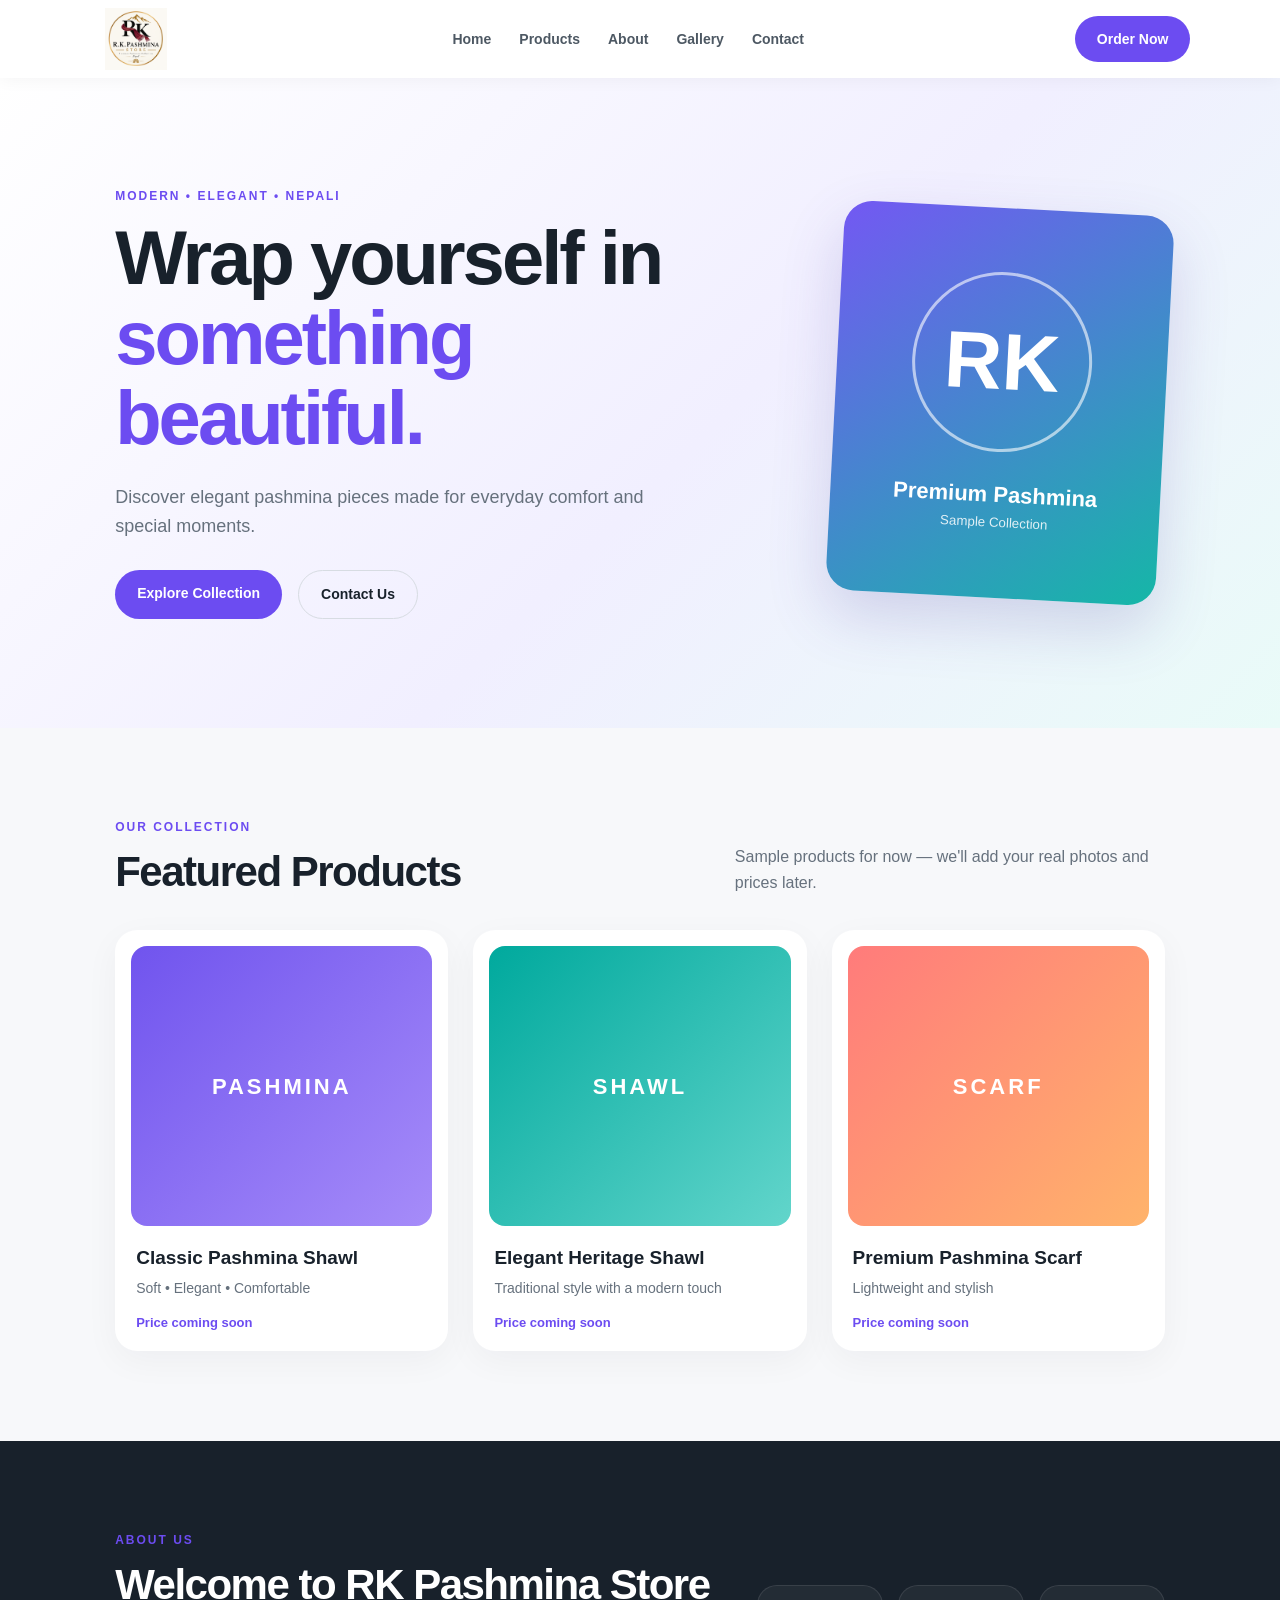
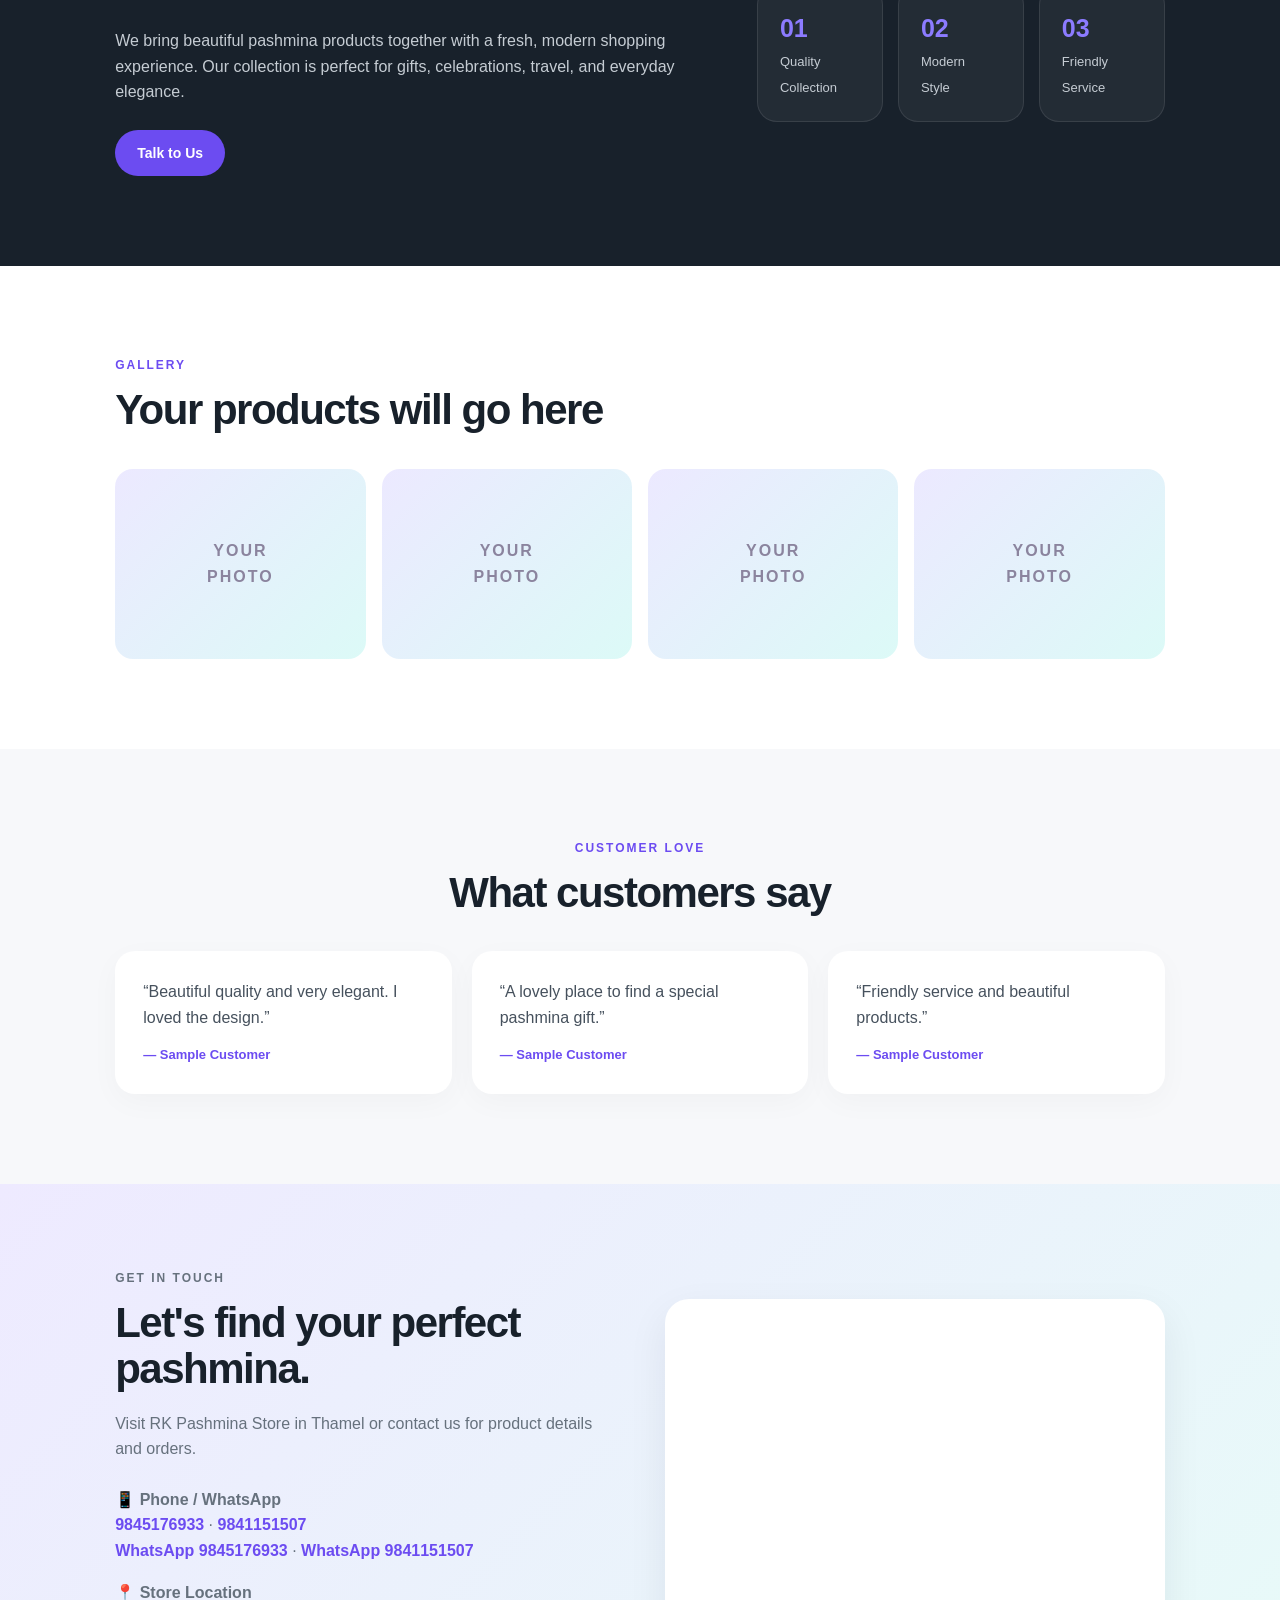
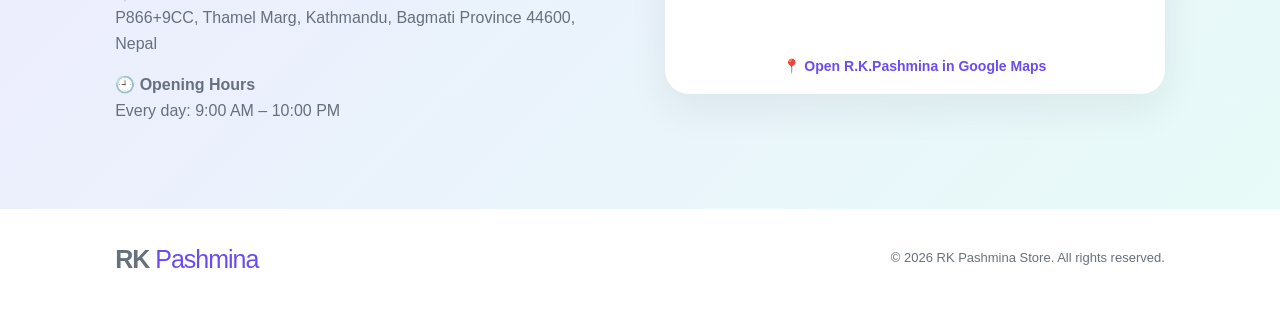
<file: index.html>
<!DOCTYPE html>
<html lang="en">
<head>
  <meta charset="UTF-8">
  <meta name="viewport" content="width=device-width, initial-scale=1.0">
  <title>RK Pashmina Store</title>
  <link rel="stylesheet" href="style.css">
</head>
<body>
  <header class="navbar">
    <a class="logo logo-image" href="#home"><img src="rk-pashmina-logo.png" alt="RK Pashmina Store logo"></a>
    <button class="menu-toggle" aria-label="Open menu" aria-expanded="false">☰</button>
    <nav>
      <a href="#home">Home</a>
      <a href="#products">Products</a>
      <a href="#about">About</a>
      <a href="#gallery">Gallery</a>
      <a href="#contact">Contact</a>
    </nav>
    <a class="nav-btn" href="#contact">Order Now</a>
  </header>

  <main>
    <section id="home" class="hero">
      <div class="hero-text">
        <p class="tag">MODERN • ELEGANT • NEPALI</p>
        <h1>Wrap yourself in<br><span>something beautiful.</span></h1>
        <p>Discover elegant pashmina pieces made for everyday comfort and special moments.</p>
        <div class="buttons">
          <a class="btn primary" href="#products">Explore Collection</a>
          <a class="btn secondary" href="#contact">Contact Us</a>
        </div>
      </div>
      <div class="hero-card">
        <div class="fabric">RK</div>
        <p>Premium Pashmina</p>
        <small>Sample Collection</small>
      </div>
    </section>

    <section id="products" class="section">
      <div class="section-head">
        <div>
          <p class="tag">OUR COLLECTION</p>
          <h2>Featured Products</h2>
        </div>
        <p>Sample products for now — we'll add your real photos and prices later.</p>
      </div>
      <div class="products">
        <article class="product"><div class="product-img img1">PASHMINA</div><h3>Classic Pashmina Shawl</h3><p>Soft • Elegant • Comfortable</p><strong>Price coming soon</strong></article>
        <article class="product"><div class="product-img img2">SHAWL</div><h3>Elegant Heritage Shawl</h3><p>Traditional style with a modern touch</p><strong>Price coming soon</strong></article>
        <article class="product"><div class="product-img img3">SCARF</div><h3>Premium Pashmina Scarf</h3><p>Lightweight and stylish</p><strong>Price coming soon</strong></article>
      </div>
    </section>

    <section id="about" class="about">
      <div class="about-box">
        <p class="tag">ABOUT US</p>
        <h2>Welcome to RK Pashmina Store</h2>
        <p>We bring beautiful pashmina products together with a fresh, modern shopping experience. Our collection is perfect for gifts, celebrations, travel, and everyday elegance.</p>
        <a class="btn primary" href="#contact">Talk to Us</a>
      </div>
      <div class="stats">
        <div><b>01</b><span>Quality<br>Collection</span></div>
        <div><b>02</b><span>Modern<br>Style</span></div>
        <div><b>03</b><span>Friendly<br>Service</span></div>
      </div>
    </section>

    <section id="gallery" class="section gallery-section">
      <div class="section-head">
        <div><p class="tag">GALLERY</p><h2>Your products will go here</h2></div>
      </div>
      <div class="gallery">
        <div>YOUR<br>PHOTO</div><div>YOUR<br>PHOTO</div><div>YOUR<br>PHOTO</div><div>YOUR<br>PHOTO</div>
      </div>
    </section>

    <section class="reviews section">
      <p class="tag">CUSTOMER LOVE</p>
      <h2>What customers say</h2>
      <div class="review-grid">
        <blockquote>“Beautiful quality and very elegant. I loved the design.”<span>— Sample Customer</span></blockquote>
        <blockquote>“A lovely place to find a special pashmina gift.”<span>— Sample Customer</span></blockquote>
        <blockquote>“Friendly service and beautiful products.”<span>— Sample Customer</span></blockquote>
      </div>
    </section>

    <section id="contact" class="contact">
      <div>
        <p class="tag">GET IN TOUCH</p>
        <h2>Let's find your perfect pashmina.</h2>
        <p>Visit RK Pashmina Store in Thamel or contact us for product details and orders.</p>
        <div class="contact-details">
          <p>📱 <b>Phone / WhatsApp</b><br>
            <a href="tel:+9779845176933">9845176933</a> · <a href="tel:+9779841151507">9841151507</a><br>
            <a href="https://wa.me/9779845176933" target="_blank">WhatsApp 9845176933</a> ·
            <a href="https://wa.me/9779841151507" target="_blank">WhatsApp 9841151507</a>
          </p>
          <p>📍 <b>Store Location</b><br>P866+9CC, Thamel Marg, Kathmandu, Bagmati Province 44600, Nepal</p>
          <p>🕘 <b>Opening Hours</b><br>Every day: 9:00 AM – 10:00 PM</p>
        </div>
      </div>
      <div class="map-card">
        <iframe
          src="https://www.google.com/maps?q=R.K.Pashmina%2C%20Kathmandu%2C%20Nepal&output=embed"
          loading="lazy"
          referrerpolicy="no-referrer-when-downgrade"
          title="R.K.Pashmina Store exact location on Google Maps"></iframe>
        <a class="map-link" href="https://www.google.com/maps/search/?api=1&query=R.K.Pashmina%2C%20Kathmandu%2C%20Nepal" target="_blank">
          📍 Open R.K.Pashmina in Google Maps
        </a>
      </div>
    </section>

  </main>

  <div class="mobile-actions">
    <a href="tel:+9779845176933">📞 Call</a>
    <a href="https://wa.me/9779845176933" target="_blank">💬 WhatsApp</a>
  </div>

  <footer>
    <div class="logo">RK <span>Pashmina</span></div>
    <p>© <span id="year"></span> RK Pashmina Store. All rights reserved.</p>
  </footer>
  <script src="script.js"></script>
</body>
</html>
</file>
<file: style.css>
*{box-sizing:border-box;margin:0;padding:0}
:root{--ink:#18212b;--muted:#66717d;--paper:#f7f8fa;--accent:#6c4cf1;--accent2:#00a99d;--white:#fff}
html{scroll-behavior:smooth}
body{font-family:Arial,Helvetica,sans-serif;color:var(--ink);background:var(--paper);line-height:1.6}
a{text-decoration:none;color:inherit}
.navbar{height:78px;background:#fff;display:flex;align-items:center;justify-content:space-between;padding:0 7%;position:sticky;top:0;z-index:10;box-shadow:0 2px 16px #0000000b}
.logo{font-size:25px;font-weight:800;letter-spacing:-1px}.logo span{font-weight:500;color:var(--accent)}.logo-image img{display:block;width:92px;height:62px;object-fit:contain}
nav{display:flex;gap:28px}nav a{font-size:14px;font-weight:600;color:#4d5863}nav a:hover{color:var(--accent)}
.nav-btn,.btn{display:inline-block;border-radius:999px;padding:12px 22px;font-weight:700;font-size:14px}
.nav-btn,.primary{background:var(--accent);color:#fff}.secondary{border:1px solid #d7dce2;margin-left:8px}
.hero{min-height:650px;padding:80px 9%;display:flex;align-items:center;justify-content:space-between;gap:50px;background:linear-gradient(135deg,#fff 0%,#f1efff 55%,#e9fbf8 100%)}
.hero-text{max-width:650px}.tag{color:var(--accent);font-size:12px;font-weight:800;letter-spacing:2px;margin-bottom:12px}
h1{font-size:clamp(45px,6vw,76px);line-height:1.05;letter-spacing:-3px;margin-bottom:25px}h1 span{color:var(--accent)}
.hero-text>p:not(.tag){font-size:18px;color:var(--muted);max-width:550px;margin-bottom:30px}
.buttons{display:flex;gap:8px}.hero-card{width:330px;height:390px;border-radius:28px;background:linear-gradient(145deg,#7358f3,#15b7a7);display:flex;flex-direction:column;justify-content:center;align-items:center;color:white;box-shadow:0 25px 60px #5545a533;transform:rotate(3deg)}
.fabric{font-size:80px;font-weight:900;border:3px solid #ffffff99;border-radius:50%;width:180px;height:180px;display:grid;place-items:center}.hero-card p{font-size:22px;font-weight:800;margin-top:25px}.hero-card small{opacity:.85}
.section{padding:90px 9%}.section-head{display:flex;justify-content:space-between;align-items:end;gap:30px;margin-bottom:35px}.section-head>p{max-width:430px;color:var(--muted)}
h2{font-size:42px;letter-spacing:-1.5px;line-height:1.1}
.products{display:grid;grid-template-columns:repeat(3,1fr);gap:25px}.product{background:#fff;padding:16px;border-radius:22px;box-shadow:0 10px 35px #18212b0b}.product-img{height:280px;border-radius:16px;display:grid;place-items:center;font-weight:900;letter-spacing:3px;color:#fff;font-size:22px}.img1{background:linear-gradient(135deg,#7054ee,#a68cf9)}.img2{background:linear-gradient(135deg,#00a99d,#62d5cb)}.img3{background:linear-gradient(135deg,#ff7b7b,#ffb36b)}.product h3{font-size:19px;margin:17px 5px 3px}.product p{color:var(--muted);font-size:14px;margin:0 5px 10px}.product strong{font-size:13px;color:var(--accent);margin:0 5px}
.about{padding:90px 9%;display:grid;grid-template-columns:1.2fr .8fr;gap:30px;background:#18212b;color:#fff}.about-box{max-width:650px}.about-box h2{margin-bottom:20px}.about-box>p:not(.tag){color:#c5ccd3;margin-bottom:25px}.stats{display:grid;grid-template-columns:repeat(3,1fr);gap:15px;align-items:center}.stats div{background:#ffffff0d;border:1px solid #ffffff18;border-radius:20px;padding:22px}.stats b{display:block;color:#8c7bff;font-size:25px}.stats span{font-size:13px;color:#c5ccd3}
.gallery-section{background:#fff}.gallery{display:grid;grid-template-columns:repeat(4,1fr);gap:16px}.gallery div{height:190px;border-radius:18px;background:linear-gradient(135deg,#ece9ff,#dcfaf7);display:grid;place-items:center;text-align:center;font-weight:900;color:#8b849e;letter-spacing:2px}
.reviews{text-align:center}.review-grid{display:grid;grid-template-columns:repeat(3,1fr);gap:20px;margin-top:35px}.review-grid blockquote{background:#fff;border-radius:20px;padding:28px;text-align:left;color:#46515d;box-shadow:0 8px 30px #18212b08}.review-grid span{display:block;margin-top:15px;font-size:13px;font-weight:700;color:var(--accent)}
.contact{padding:85px 9%;background:linear-gradient(135deg,#eeeaff,#e7fbf8);display:grid;grid-template-columns:1fr 1fr;gap:50px;align-items:center}.contact h2{margin-bottom:18px}.contact p{color:var(--muted)}.contact-card{background:#fff;padding:30px;border-radius:24px;box-shadow:0 15px 40px #18212b12}.contact-card p{margin-bottom:20px}.contact-card b{color:var(--ink)}
footer{padding:30px 9%;background:#fff;display:flex;justify-content:space-between;align-items:center;color:var(--muted);font-size:13px}

.contact-details{margin-top:25px;display:grid;gap:16px}.contact-details p{color:var(--muted)}.contact-details a{color:var(--accent);font-weight:700}
.map-card{background:#fff;padding:12px;border-radius:24px;box-shadow:0 15px 40px #18212b12;overflow:hidden}
.map-card iframe{display:block;width:100%;height:330px;border:0;border-radius:16px}
.map-link{display:block;text-align:center;padding:14px 8px 5px;color:var(--accent);font-weight:800;font-size:14px}

@media(max-width:800px){
  body{padding-bottom:72px}
  .navbar{height:68px;padding:0 5%;gap:10px}
  .logo-image img{width:76px;height:54px}
  .menu-toggle{display:block;border:0;background:#f1efff;color:var(--accent);width:42px;height:42px;border-radius:12px;font-size:22px;cursor:pointer;order:3}
  .navbar nav{display:none;position:absolute;top:68px;left:0;right:0;background:#fff;padding:12px 5%;box-shadow:0 12px 24px #00000012;flex-direction:column;gap:0}
  .navbar nav.open{display:flex}
  .navbar nav a{padding:13px 4px;border-bottom:1px solid #eef0f3;font-size:15px}
  .nav-btn{padding:9px 13px;font-size:12px;margin-left:auto}
  .hero{min-height:auto;padding:48px 6% 55px;gap:34px}
  .hero-text{width:100%}
  .hero-text>p:not(.tag){font-size:16px}
  h1{font-size:43px;letter-spacing:-2px}
  .buttons{flex-direction:column;width:100%;gap:10px}
  .buttons .btn{width:100%;text-align:center;padding:14px 20px}
  .secondary{margin-left:0}
  .hero-card{height:300px;max-width:280px;width:100%}
  .fabric{width:130px;height:130px;font-size:58px}
  .hero-card p{font-size:19px;margin-top:18px}
  .section{padding:58px 6%}
  .section-head{display:block;margin-bottom:24px}
  .section-head>p{margin-top:12px;font-size:14px}
  h2{font-size:32px}
  .products{grid-template-columns:repeat(2,minmax(0,1fr));gap:12px}
  .product{padding:9px;border-radius:16px}
  .product-img{height:190px;border-radius:12px;font-size:15px;letter-spacing:1.5px}
  .product h3{font-size:15px;line-height:1.25;margin:12px 3px 4px}
  .product p{font-size:12px;line-height:1.4;margin:0 3px 8px}
  .product strong{font-size:12px;margin:0 3px}
  .about,.contact{grid-template-columns:1fr;padding:58px 6%;gap:30px}
  .stats{grid-template-columns:repeat(3,1fr);gap:8px}
  .stats div{padding:14px 8px;border-radius:14px;text-align:center}
  .stats b{font-size:20px}.stats span{font-size:11px}
  .gallery{grid-template-columns:repeat(2,1fr);gap:10px}
  .gallery div{height:145px;border-radius:14px;font-size:12px}
  .review-grid{grid-template-columns:1fr;gap:12px;margin-top:24px}
  .review-grid blockquote{padding:20px;border-radius:16px}
  .contact{gap:25px}
  .contact h2{font-size:31px}
  .contact-details{gap:13px}
  .contact-details p{font-size:14px}
  .map-card{padding:8px;border-radius:18px}
  .map-card iframe{height:280px;border-radius:12px}
  .map-link{font-size:13px;padding-top:12px}
  footer{padding:24px 6%;display:block;text-align:center;font-size:12px}
  footer .logo{margin-bottom:8px}
  .mobile-actions{position:fixed;bottom:0;left:0;right:0;z-index:20;display:grid;grid-template-columns:1fr 1fr;background:#fff;border-top:1px solid #e5e8ec;box-shadow:0 -8px 24px #00000012;padding:8px 10px calc(8px + env(safe-area-inset-bottom))}
  .mobile-actions a{display:flex;align-items:center;justify-content:center;min-height:48px;border-radius:12px;font-weight:800;font-size:14px}
  .mobile-actions a:first-child{background:#f1efff;color:var(--accent)}
  .mobile-actions a:last-child{background:var(--accent2);color:#fff}
}

@media(min-width:801px){.menu-toggle,.mobile-actions{display:none}}
</file>
